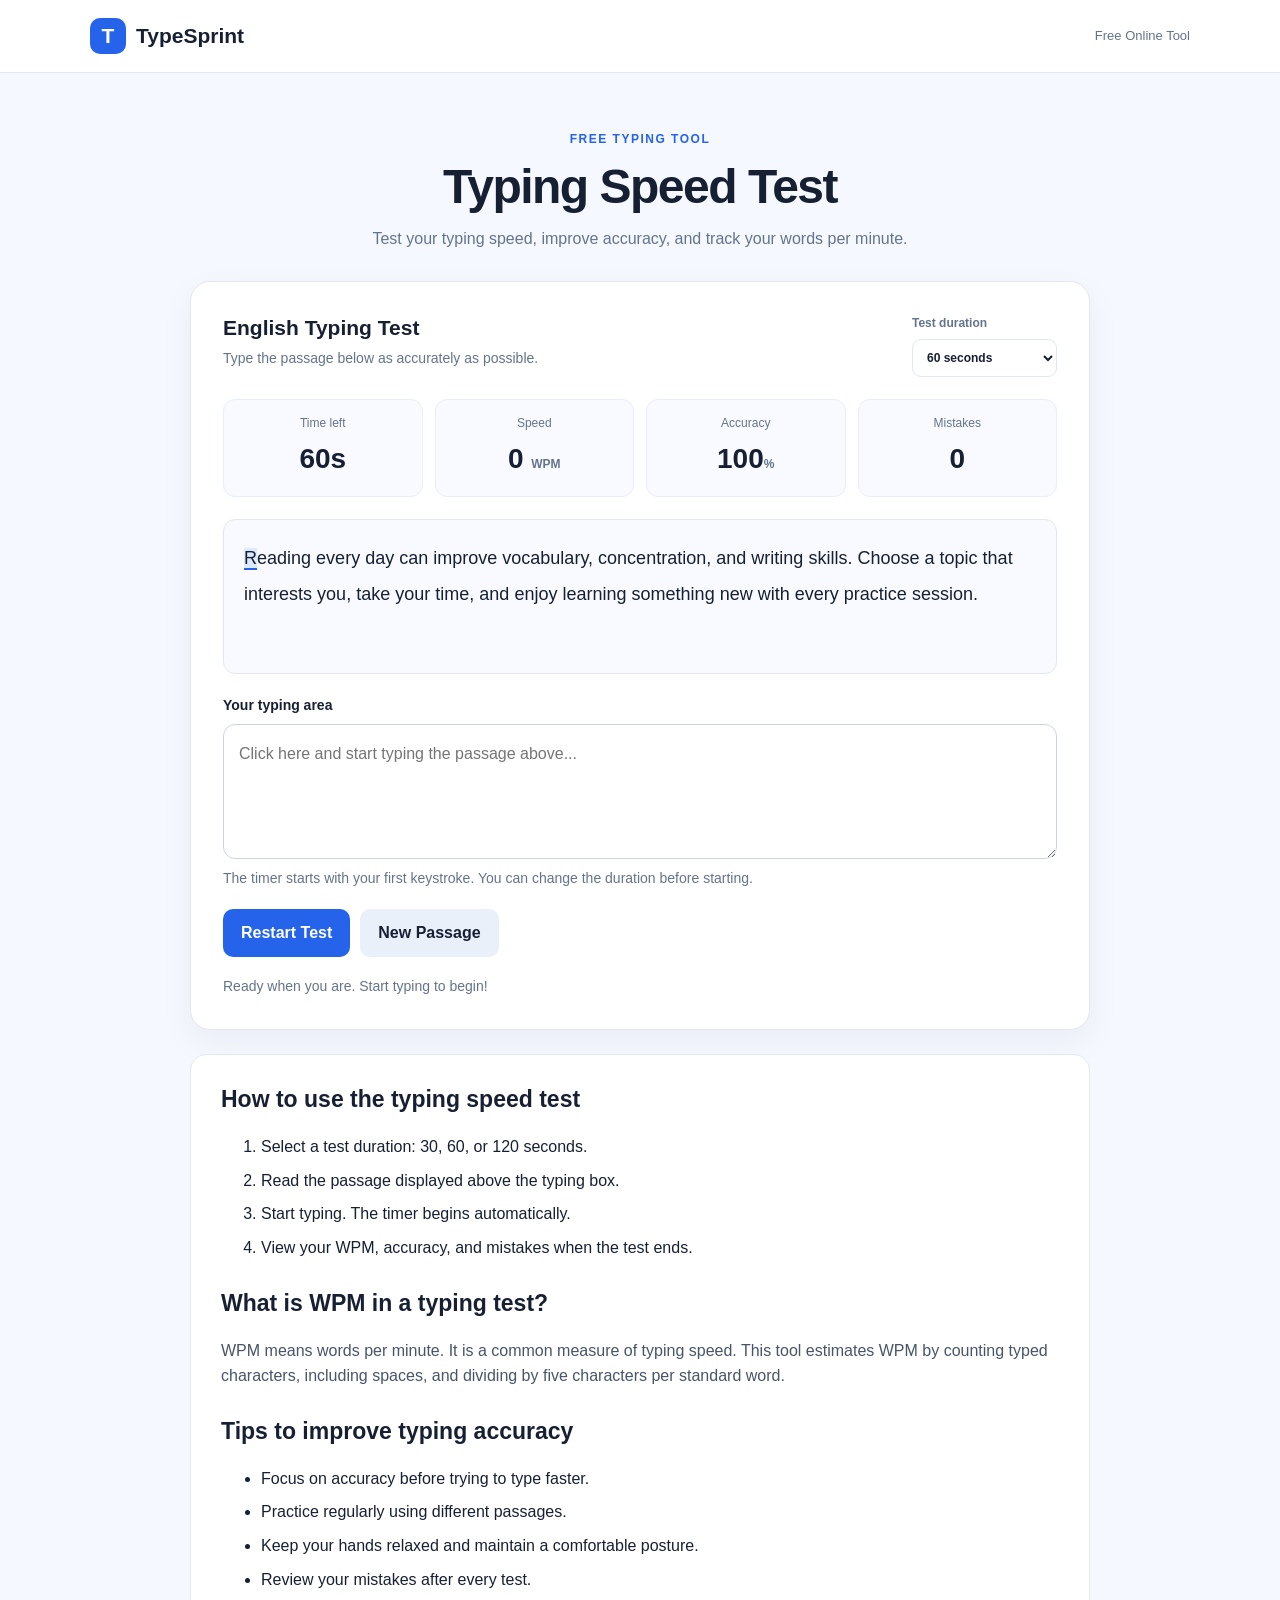
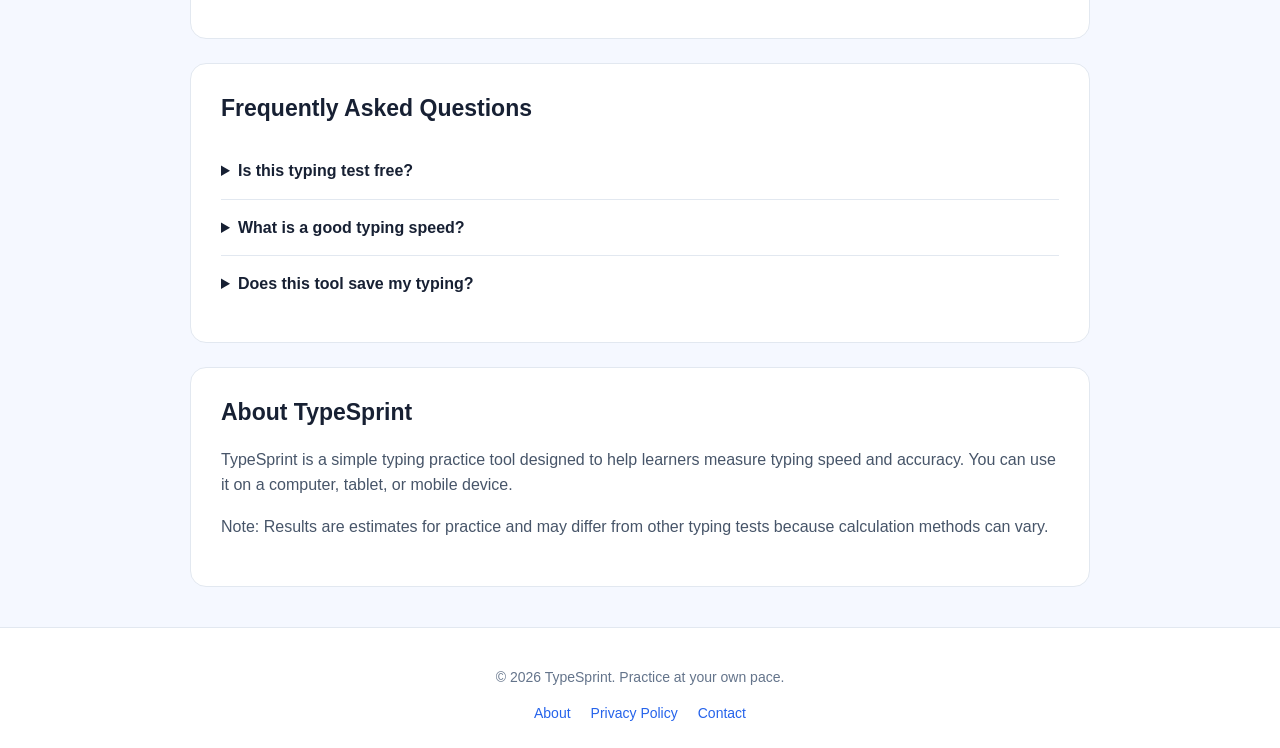
<file: index.html>
<!DOCTYPE html>
<html lang="en">
<head>
  <meta charset="UTF-8">
  <meta name="viewport" content="width=device-width, initial-scale=1.0">

  <title>Typing Speed Test Online | Free WPM Test</title>
  <meta name="description" content="Test your typing speed online for free. Measure your WPM, typing accuracy, and mistakes with our simple English typing test.">
  <meta name="keywords" content="typing speed test, online typing test, WPM test, typing accuracy test, free typing test">
  <meta name="robots" content="index, follow">
  <meta name="theme-color" content="#2563eb">

  <link rel="stylesheet" href="style.css">
  <script src="script.js" defer></script>
</head>
<body>
  <header class="site-header">
    <a class="logo" href="#" aria-label="TypeSprint Home">
      <span class="logo-icon">T</span>
      TypeSprint
    </a>
    <span class="header-tag">Free Online Tool</span>
  </header>

  <main class="container">
    <section class="hero">
      <span class="eyebrow">FREE TYPING TOOL</span>
      <h1>Typing Speed Test</h1>
      <p>Test your typing speed, improve accuracy, and track your words per minute.</p>
    </section>

    <section class="test-card" aria-labelledby="test-heading">
      <div class="test-top">
        <div>
          <h2 id="test-heading">English Typing Test</h2>
          <p class="muted">Type the passage below as accurately as possible.</p>
        </div>
        <label class="duration-control">
          Test duration
          <select id="duration">
            <option value="30">30 seconds</option>
            <option value="60" selected>60 seconds</option>
            <option value="120">120 seconds</option>
          </select>
        </label>
      </div>

      <div class="stats">
        <div class="stat">
          <span class="stat-label">Time left</span>
          <strong id="time">60s</strong>
        </div>
        <div class="stat">
          <span class="stat-label">Speed</span>
          <strong><span id="wpm">0</span> <small>WPM</small></strong>
        </div>
        <div class="stat">
          <span class="stat-label">Accuracy</span>
          <strong><span id="accuracy">100</span><small>%</small></strong>
        </div>
        <div class="stat">
          <span class="stat-label">Mistakes</span>
          <strong id="mistakes">0</strong>
        </div>
      </div>

      <div
        id="passage"
        class="passage"
        aria-label="Text to type"
      ></div>

      <label class="input-label" for="typingInput">Your typing area</label>
      <textarea
        id="typingInput"
        placeholder="Click here and start typing the passage above..."
        spellcheck="false"
        autocapitalize="off"
        autocomplete="off"
        autocorrect="off"
        aria-describedby="typingHelp"
      ></textarea>
      <p id="typingHelp" class="muted help">
        The timer starts with your first keystroke. You can change the duration before starting.
      </p>

      <div class="actions">
        <button id="restartBtn" class="btn btn-primary" type="button">
          Restart Test
        </button>
        <button id="newPassageBtn" class="btn btn-secondary" type="button">
          New Passage
        </button>
      </div>

      <p id="status" class="status" role="status" aria-live="polite">
        Ready when you are. Start typing to begin!
      </p>
    </section>

    <section id="result" class="result-card" hidden>
      <span class="eyebrow">TEST COMPLETE</span>
      <h2>Your Results</h2>
      <div class="result-grid">
        <div><strong id="finalWpm">0</strong><span>Words per minute</span></div>
        <div><strong id="finalAccuracy">100%</strong><span>Accuracy</span></div>
        <div><strong id="finalMistakes">0</strong><span>Mistakes</span></div>
        <div><strong id="finalChars">0</strong><span>Characters typed</span></div>
      </div>
      <p id="resultMessage"></p>
      <button id="tryAgainBtn" class="btn btn-primary" type="button">
        Try Again
      </button>
    </section>

    <section class="info-section">
      <h2>How to use the typing speed test</h2>
      <ol>
        <li>Select a test duration: 30, 60, or 120 seconds.</li>
        <li>Read the passage displayed above the typing box.</li>
        <li>Start typing. The timer begins automatically.</li>
        <li>View your WPM, accuracy, and mistakes when the test ends.</li>
      </ol>

      <h2>What is WPM in a typing test?</h2>
      <p>
        WPM means words per minute. It is a common measure of typing speed.
        This tool estimates WPM by counting typed characters, including spaces,
        and dividing by five characters per standard word.
      </p>

      <h2>Tips to improve typing accuracy</h2>
      <ul>
        <li>Focus on accuracy before trying to type faster.</li>
        <li>Practice regularly using different passages.</li>
        <li>Keep your hands relaxed and maintain a comfortable posture.</li>
        <li>Review your mistakes after every test.</li>
      </ul>
    </section>

    <section class="faq-section">
      <h2>Frequently Asked Questions</h2>

      <details>
        <summary>Is this typing test free?</summary>
        <p>Yes. This browser-based typing test is free to use.</p>
      </details>

      <details>
        <summary>What is a good typing speed?</summary>
        <p>
          It depends on the task and your experience. Focus on consistent
          accuracy and gradual improvement rather than a single target.
        </p>
      </details>

      <details>
        <summary>Does this tool save my typing?</summary>
        <p>
          No. This version calculates your results in your browser and does
          not send your typed text to a server.
        </p>
      </details>
    </section>

    <section class="about-section">
      <h2>About TypeSprint</h2>
      <p>
        TypeSprint is a simple typing practice tool designed to help learners
        measure typing speed and accuracy. You can use it on a computer,
        tablet, or mobile device.
      </p>
      <p>
        Note: Results are estimates for practice and may differ from other
        typing tests because calculation methods can vary.
      </p>
    </section>
  </main>

  <footer class="site-footer">
    <p>© <span id="year"></span> TypeSprint. Practice at your own pace.</p>
    <nav aria-label="Footer navigation">
      <a href="about.html">About</a>
      <a href="privacy.html">Privacy Policy</a>
      <a href="contact.html">Contact</a>
    </nav>
  </footer>
</body>
</html>
</file>
<file: style.css>
:root {
  --primary: #2563eb;
  --primary-dark: #1d4ed8;
  --ink: #172033;
  --muted: #64748b;
  --border: #e2e8f0;
  --surface: #ffffff;
  --page: #f5f8ff;
  --green: #15803d;
  --red: #dc2626;
}

* {
  box-sizing: border-box;
}

html {
  scroll-behavior: smooth;
}

body {
  margin: 0;
  background: var(--page);
  color: var(--ink);
  font-family: Arial, Helvetica, sans-serif;
  line-height: 1.6;
}

button,
textarea,
select {
  font: inherit;
}

.site-header {
  display: flex;
  justify-content: space-between;
  align-items: center;
  gap: 16px;
  padding: 18px max(5%, calc((100% - 1100px) / 2));
  background: var(--surface);
  border-bottom: 1px solid var(--border);
}

.logo {
  display: inline-flex;
  align-items: center;
  gap: 10px;
  color: var(--ink);
  text-decoration: none;
  font-size: 21px;
  font-weight: 800;
}

.logo-icon {
  display: grid;
  place-items: center;
  width: 36px;
  height: 36px;
  color: white;
  background: var(--primary);
  border-radius: 10px;
}

.header-tag {
  color: var(--muted);
  font-size: 13px;
}

.container {
  width: min(100% - 32px, 900px);
  margin: 0 auto;
}

.hero {
  padding: 52px 12px 30px;
  text-align: center;
}

.eyebrow {
  color: var(--primary);
  font-size: 12px;
  font-weight: 800;
  letter-spacing: 1.5px;
}

.hero h1 {
  margin: 8px 0;
  font-size: clamp(32px, 6vw, 48px);
  line-height: 1.15;
  letter-spacing: -1.5px;
}

.hero p {
  max-width: 600px;
  margin: 12px auto 0;
  color: var(--muted);
}

.test-card,
.result-card {
  padding: clamp(18px, 4vw, 32px);
  background: var(--surface);
  border: 1px solid var(--border);
  border-radius: 20px;
  box-shadow: 0 12px 35px rgb(15 23 42 / 5%);
}

.test-top {
  display: flex;
  justify-content: space-between;
  align-items: flex-start;
  gap: 20px;
  margin-bottom: 22px;
}

h2 {
  line-height: 1.3;
}

.test-top h2 {
  margin: 0 0 5px;
  font-size: 21px;
}

.muted {
  color: var(--muted);
  font-size: 14px;
}

.test-top p {
  margin: 0;
}

.duration-control {
  display: grid;
  gap: 5px;
  min-width: 145px;
  color: var(--muted);
  font-size: 12px;
  font-weight: 700;
}

.duration-control select {
  padding: 10px;
  background: white;
  color: var(--ink);
  border: 1px solid var(--border);
  border-radius: 9px;
}

.stats {
  display: grid;
  grid-template-columns: repeat(4, minmax(0, 1fr));
  gap: 12px;
  margin-bottom: 22px;
}

.stat {
  padding: 14px 10px;
  background: #f8faff;
  border: 1px solid #e8eefc;
  border-radius: 12px;
  text-align: center;
}

.stat-label {
  display: block;
  color: var(--muted);
  font-size: 12px;
}

.stat strong {
  display: block;
  margin-top: 4px;
  font-size: clamp(20px, 3.5vw, 28px);
}

.stat small {
  color: var(--muted);
  font-size: 12px;
}

.passage {
  min-height: 155px;
  padding: 20px;
  background: #f8faff;
  border: 1px solid var(--border);
  border-radius: 12px;
  font-size: 18px;
  line-height: 2;
  overflow-wrap: anywhere;
}

.passage span {
  white-space: pre-wrap;
}

.passage .correct {
  color: var(--green);
}

.passage .incorrect {
  color: white;
  background: var(--red);
  border-radius: 3px;
}

.passage .current {
  background: #dbeafe;
  border-bottom: 2px solid var(--primary);
}

.input-label {
  display: block;
  margin: 20px 0 8px;
  font-size: 14px;
  font-weight: 700;
}

#typingInput {
  display: block;
  width: 100%;
  min-height: 135px;
  padding: 15px;
  resize: vertical;
  color: var(--ink);
  background: white;
  border: 1px solid #cbd5e1;
  border-radius: 12px;
  outline: none;
  line-height: 1.7;
}

#typingInput:focus,
.duration-control select:focus {
  border-color: var(--primary);
  box-shadow: 0 0 0 3px rgb(37 99 235 / 12%);
}

#typingInput:disabled {
  background: #f1f5f9;
  cursor: not-allowed;
}

.help {
  margin: 8px 0 0;
}

.actions {
  display: flex;
  flex-wrap: wrap;
  gap: 10px;
  margin-top: 20px;
}

.btn {
  padding: 11px 18px;
  border: 0;
  border-radius: 10px;
  cursor: pointer;
  font-weight: 700;
  transition: background 0.2s, transform 0.2s;
}

.btn:hover {
  transform: translateY(-1px);
}

.btn:focus-visible {
  outline: 3px solid #93c5fd;
  outline-offset: 3px;
}

.btn-primary {
  color: white;
  background: var(--primary);
}

.btn-primary:hover {
  background: var(--primary-dark);
}

.btn-secondary {
  color: var(--ink);
  background: #eaf0fa;
}

.status {
  margin: 18px 0 0;
  color: var(--muted);
  font-size: 14px;
}

.result-card {
  margin-top: 22px;
  text-align: center;
}

.result-card h2 {
  margin: 8px 0 22px;
}

.result-grid {
  display: grid;
  grid-template-columns: repeat(4, minmax(0, 1fr));
  gap: 12px;
}

.result-grid div {
  display: grid;
  gap: 6px;
  padding: 15px 8px;
  background: #f8faff;
  border-radius: 12px;
}

.result-grid strong {
  color: var(--primary);
  font-size: 27px;
}

.result-grid span {
  color: var(--muted);
  font-size: 12px;
}

.result-card > p {
  color: var(--muted);
}

.info-section,
.faq-section,
.about-section {
  margin-top: 24px;
  padding: clamp(20px, 4vw, 30px);
  background: white;
  border: 1px solid var(--border);
  border-radius: 16px;
}

.info-section h2,
.faq-section h2,
.about-section h2 {
  margin-top: 0;
  font-size: 23px;
}

.info-section h2:not(:first-child) {
  margin-top: 28px;
}

.info-section li {
  margin-bottom: 8px;
}

.info-section p,
.about-section p,
.faq-section p {
  color: #475569;
}

.faq-section details {
  padding: 15px 0;
  border-bottom: 1px solid var(--border);
}

.faq-section details:last-child {
  border-bottom: 0;
}

.faq-section summary {
  cursor: pointer;
  font-weight: 700;
}

.site-footer {
  margin-top: 40px;
  padding: 24px 16px;
  background: white;
  border-top: 1px solid var(--border);
  text-align: center;
}

.site-footer p {
  color: var(--muted);
  font-size: 14px;
}

.site-footer nav {
  display: flex;
  justify-content: center;
  flex-wrap: wrap;
  gap: 20px;
}

.site-footer a {
  color: var(--primary);
  font-size: 14px;
  text-decoration: none;
}

.site-footer a:hover {
  text-decoration: underline;
}

[hidden] {
  display: none !important;
}

@media (max-width: 600px) {
  .site-header {
    padding: 14px 16px;
  }

  .hero {
    padding-top: 38px;
  }

  .test-top {
    flex-direction: column;
  }

  .duration-control {
    width: 100%;
  }

  .stats {
    grid-template-columns: repeat(2, minmax(0, 1fr));
  }

  .passage {
    padding: 14px;
    font-size: 16px;
  }

  .result-grid {
    grid-template-columns: repeat(2, minmax(0, 1fr));
  }

  .actions .btn {
    flex: 1;
  }
}
</file>
